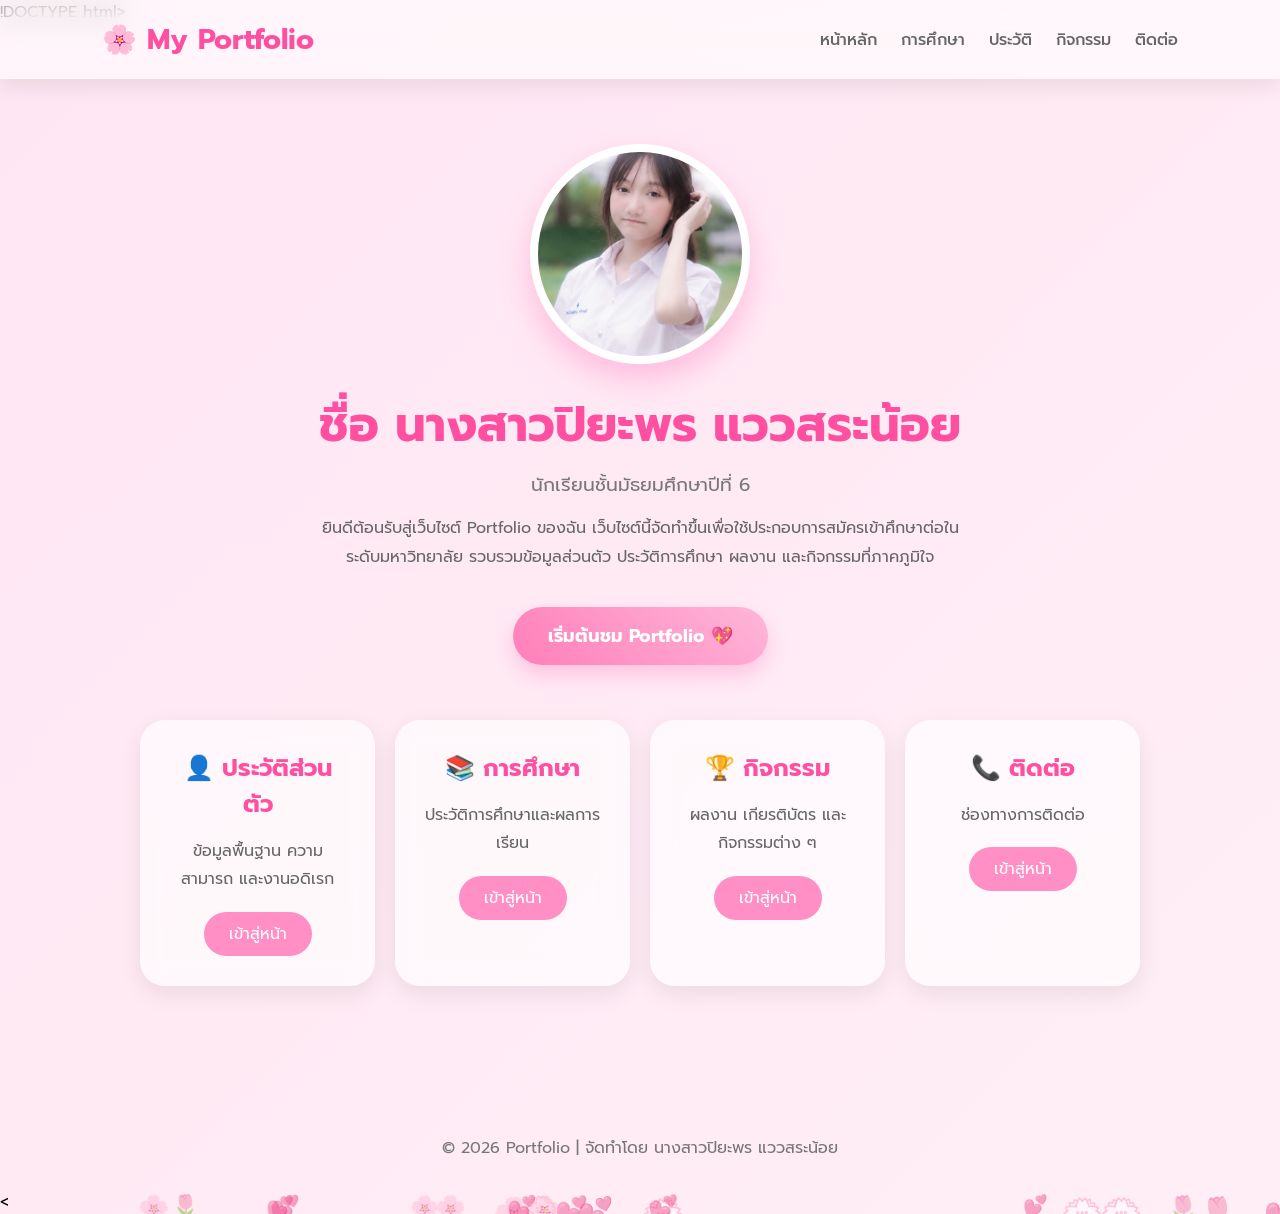
<file: index.html>
!DOCTYPE html>
<html lang="th">
<head>
<meta charset="UTF-8">
<meta name="viewport" content="width=device-width, initial-scale=1.0">
<title>Portfolio | หน้าแรก</title>

<link href="https://fonts.googleapis.com/css2?family=Prompt:wght@300;400;500;700&display=swap" rel="stylesheet">

<style>

*{
margin:0;
padding:0;
box-sizing:border-box;
font-family:'Prompt',sans-serif;
scroll-behavior:smooth;
}

body{
background:linear-gradient(135deg,#ffe6f2,#fff7fb,#ffeef8);
background-size:400% 400%;
animation:bg 12s infinite;
overflow-x:hidden;
}

@keyframes bg{
0%{background-position:0% 50%;}
50%{background-position:100% 50%;}
100%{background-position:0% 50%;}
}

header{
position:fixed;
top:0;
width:100%;
padding:18px 8%;
display:flex;
justify-content:space-between;
align-items:center;
background:rgba(255,255,255,.6);
backdrop-filter:blur(15px);
box-shadow:0 8px 20px rgba(0,0,0,.08);
z-index:1000;
}

.logo{
font-size:28px;
font-weight:bold;
color:#ff4fa0;
}

nav a{
text-decoration:none;
margin-left:18px;
color:#666;
font-weight:500;
transition:.3s;
}

nav a:hover{
color:#ff4fa0;
}

.hero{
min-height:100vh;
display:flex;
align-items:center;
justify-content:center;
flex-direction:column;
text-align:center;
padding:120px 20px;
}

.hero img{
width:220px;
height:220px;
border-radius:50%;
object-fit:cover;
border:8px solid white;
box-shadow:0 15px 30px rgba(255,105,180,.35);
transition:.4s;
}

.hero img:hover{
transform:scale(1.05) rotate(3deg);
}

.hero h1{
margin-top:25px;
font-size:48px;
color:#ff4fa0;
}

.hero h3{
margin-top:10px;
font-weight:400;
color:#777;
}

.hero p{
margin-top:15px;
max-width:650px;
line-height:1.8;
color:#666;
}

.button{
display:inline-block;
margin-top:35px;
padding:15px 35px;
background:linear-gradient(45deg,#ff7eb9,#ffb6d9);
border-radius:50px;
text-decoration:none;
color:white;
font-size:18px;
font-weight:bold;
transition:.3s;
box-shadow:0 10px 20px rgba(255,105,180,.3);
}

.button:hover{
transform:translateY(-5px);
}

.menu{
margin-top:55px;
display:grid;
grid-template-columns:repeat(auto-fit,minmax(220px,1fr));
gap:20px;
width:100%;
max-width:1000px;
}

.card{
background:rgba(255,255,255,.65);
backdrop-filter:blur(12px);
padding:30px;
border-radius:25px;
transition:.35s;
box-shadow:0 8px 25px rgba(0,0,0,.08);
}

.card:hover{
transform:translateY(-8px);
}

.card h2{
color:#ff4fa0;
margin-bottom:10px;
}

.card a{
display:inline-block;
margin-top:18px;
padding:10px 25px;
border-radius:30px;
background:#ff8fc5;
color:white;
text-decoration:none;
}

footer{
padding:30px;
text-align:center;
color:#777;
}

.flower{
position:fixed;
font-size:25px;
animation:fall linear infinite;
opacity:.5;
}

@keyframes fall{
0%{
transform:translateY(-100px);
}
100%{
transform:translateY(110vh);
}
}

@media(max-width:768px){

header{
flex-direction:column;
}

nav{
margin-top:10px;
}

nav a{
display:inline-block;
margin:8px;
}

.hero h1{
font-size:34px;
}

}

</style>

</head>

<body>

<header>

<div class="logo">🌸 My Portfolio</div>

<nav>

<a href="index.html">หน้าหลัก</a>
<a href="education.html">การศึกษา</a>
<a href="personal.html">ประวัติ</a>
<a href="activities.html">กิจกรรม</a>
<a href="contact.html">ติดต่อ</a>

</nav>

</header>

<section class="hero">
<img src="images/3.jpg">

<h1>ชื่อ นางสาวปิยะพร แววสระน้อย</h1>

<h3>นักเรียนชั้นมัธยมศึกษาปีที่ 6</h3>

<p>

ยินดีต้อนรับสู่เว็บไซต์ Portfolio ของฉัน
เว็บไซต์นี้จัดทำขึ้นเพื่อใช้ประกอบการสมัครเข้าศึกษาต่อในระดับมหาวิทยาลัย
รวบรวมข้อมูลส่วนตัว ประวัติการศึกษา ผลงาน และกิจกรรมที่ภาคภูมิใจ

</p>

<a href="personal.html" class="button">เริ่มต้นชม Portfolio 💖</a>

<div class="menu">

<div class="card">

<h2>👤 ประวัติส่วนตัว</h2>

<p>ข้อมูลพื้นฐาน ความสามารถ และงานอดิเรก</p>

<a href="personal.html">เข้าสู่หน้า</a>

</div>

<div class="card">

<h2>📚 การศึกษา</h2>

<p>ประวัติการศึกษาและผลการเรียน</p>

<a href="education.html">เข้าสู่หน้า</a>

</div>

<div class="card">

<h2>🏆 กิจกรรม</h2>

<p>ผลงาน เกียรติบัตร และกิจกรรมต่าง ๆ</p>

<a href="activities.html">เข้าสู่หน้า</a>

</div>

<div class="card">

<h2>📞 ติดต่อ</h2>

<p>ช่องทางการติดต่อ</p>

<a href="contact.html">เข้าสู่หน้า</a>

</div>

</div>

</section>

<footer>

© 2026 Portfolio | จัดทำโดย นางสาวปิยะพร แววสระน้อย

</footer>

<script>

for(let i=0;i<20;i++){

let flower=document.createElement("div");

flower.className="flower";

flower.innerHTML=["🌸","💮","🌷","💕"][Math.floor(Math.random()*4)];

flower.style.left=Math.random()*100+"vw";

flower.style.animationDuration=(6+Math.random()*8)+"s";

flower.style.fontSize=(18+Math.random()*20)+"px";

flower.style.animationDelay=Math.random()*5+"s";

document.body.appendChild(flower);

}

</script>

</body>
</html><
</file>
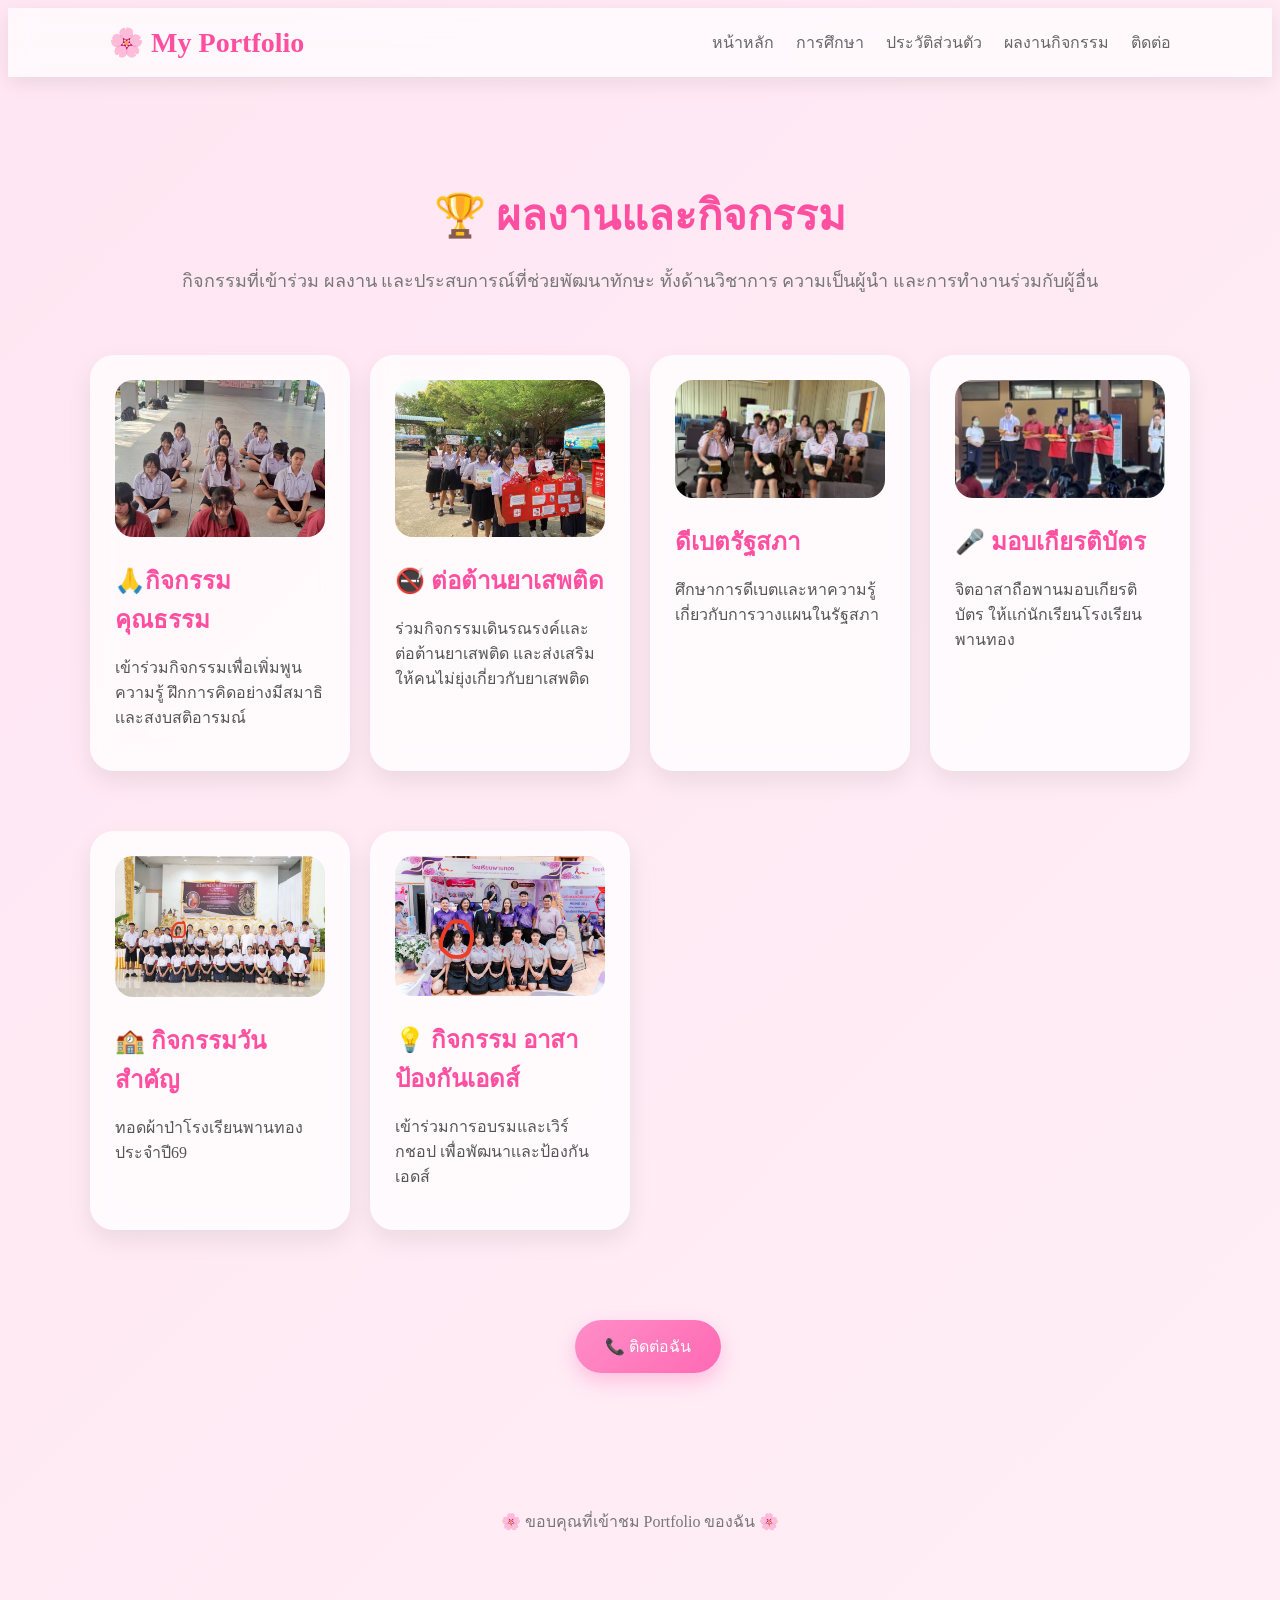
<file: activities.html>
<!DOCTYPE html>
<html lang="th">
<head>

<meta charset="UTF-8">
<meta name="viewport" content="width=device-width, initial-scale=1.0">

<title>Portfolio | ผลงานและกิจกรรม</title>

<link rel="stylesheet" href="css/style.css">

</head>

<body>

<header>

<div class="logo">🌸 My Portfolio</div>

<nav>

<a href="index.html">หน้าหลัก</a>
<a href="education.html">การศึกษา</a>
<a href="personal.html">ประวัติส่วนตัว</a>
<a href="activities.html">ผลงานกิจกรรม</a>
<a href="contact.html">ติดต่อ</a>

</nav>

</header>

<section class="container">

<h1 style="text-align:center;color:#ff4fa0;font-size:42px;margin-bottom:15px;">
🏆 ผลงานและกิจกรรม
</h1>

<p style="text-align:center;color:#777;font-size:18px;margin-bottom:40px;">
กิจกรรมที่เข้าร่วม ผลงาน และประสบการณ์ที่ช่วยพัฒนาทักษะ
ทั้งด้านวิชาการ ความเป็นผู้นำ และการทำงานร่วมกับผู้อื่น
</p>

<div class="gallery">

<!-- กิจกรรมที่ 1 -->

<div class="card">

<img src="images/5.jpg" alt="กิจกรรมที่ 1">

<h2>🙏กิจกรรมคุณธรรม</h2>

<p>

เข้าร่วมกิจกรรมเพื่อเพิ่มพูนความรู้
ฝึกการคิดอย่างมีสมาธิ เเละสงบสติอารมณ์

</p>

</div>

<!-- กิจกรรมที่ 2 -->

<div class="card">

<img src="images/6.jpg" alt="กิจกรรมที่ 2">

<h2>🚭 ต่อต้านยาเสพติด</h2>

<p>

ร่วมกิจกรรมเดินรณรงค์เเละต่อต้านยาเสพติด
และส่งเสริมให้คนไม่ยุ่งเกี่ยวกับยาเสพติด

</p>

</div>

<!-- กิจกรรมที่ 3 -->

<div class="card">

<img src="images/7.jpg" alt="กิจกรรมที่ 3">

<h2>ดีเบตรัฐสภา</h2>

<p>

ศึกษาการดีเบตเเละหาความรู้
เกี่ยวกับการวางเเผนในรัฐสภา
</p>

</div>

<!-- กิจกรรมที่ 4 -->

<div class="card">

<img src="images/8.jpg" alt="กิจกรรมที่ 4">

<h2>🎤 มอบเกียรติบัตร</h2>

<p>

จิตอาสาถือพานมอบเกียรติบัตร
ให้เเก่นักเรียนโรงเรียนพานทอง
</p>

</div>
<!-- กิจกรรมที่ 5 -->

<div class="card">

<img src="images/9.jfif" alt="กิจกรรมที่ 5">

<h2>🏫 กิจกรรมวันสำคัญ</h2>

<p>

ทอดผ้าป่าโรงเรียนพานทอง 
ประจำปี69 

</p>

</div>

<!-- กิจกรรมที่ 6 -->

<div class="card">

<img src="images/10.jfif" alt="กิจกรรมที่ 6">

<h2>💡 กิจกรรม อาสาป้องกันเอดส์</h2>

<p>

เข้าร่วมการอบรมและเวิร์กชอป
เพื่อพัฒนาเเละป้องกันเอดส์

</p>

</div>

</div>

<!-- ปุ่ม -->

<div style="text-align:center;margin-top:50px;">


<a href="contact.html" class="button" style="margin-left:15px;">
📞 ติดต่อฉัน
</a>

</div>

</section>

<footer>

<p style="padding:25px;text-align:center;color:#777;">

🌸 ขอบคุณที่เข้าชม Portfolio ของฉัน 🌸

</p>

</footer>

</body>
</html>
</file>
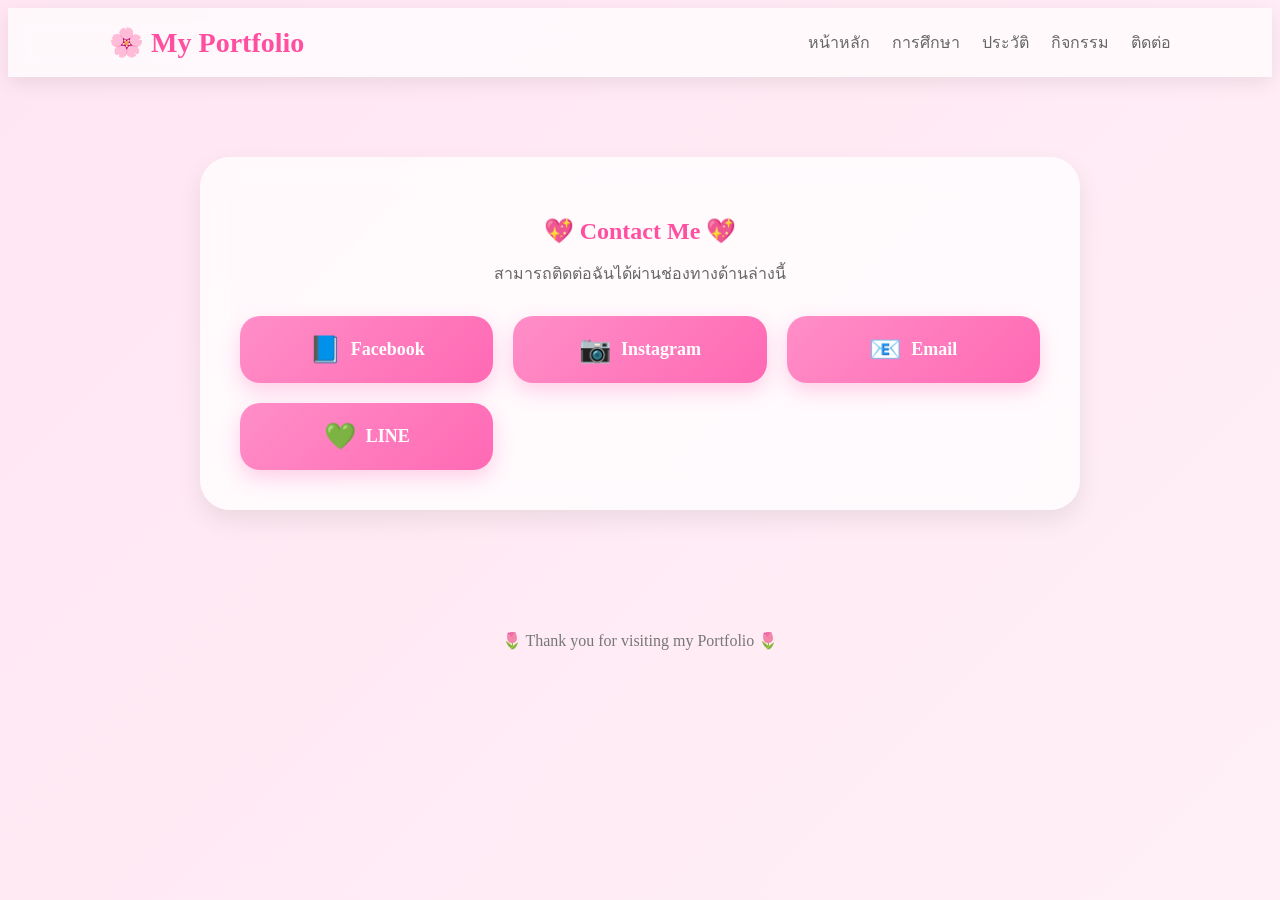
<file: contact.html>
<!DOCTYPE html>
<html lang="th">
<head>
<meta charset="UTF-8">
<meta name="viewport" content="width=device-width, initial-scale=1.0">
<title>Contact | Portfolio</title>

<link rel="stylesheet" href="css/style.css">

<style>

.contact-box{
max-width:800px;
margin:80px auto;
background:rgba(255,255,255,.75);
backdrop-filter:blur(15px);
padding:40px;
border-radius:30px;
text-align:center;
box-shadow:0 10px 25px rgba(0,0,0,.08);
}

.contact-box h1{
color:#ff4fa0;
margin-bottom:15px;
}

.contact-box p{
color:#666;
margin-bottom:30px;
}

.contact-grid{
display:grid;
grid-template-columns:repeat(auto-fit,minmax(220px,1fr));
gap:20px;
}

.contact-btn{
display:flex;
align-items:center;
justify-content:center;
gap:10px;
padding:18px;
border-radius:20px;
text-decoration:none;
font-size:18px;
font-weight:bold;
color:white;
background:linear-gradient(135deg,#ff8ec7,#ff69b4);
transition:.35s;
box-shadow:0 8px 20px rgba(255,105,180,.3);
}

.contact-btn:hover{
transform:translateY(-6px) scale(1.05);
box-shadow:0 15px 30px rgba(255,105,180,.45);
}

.contact-btn span{
font-size:26px;
}

</style>

</head>

<body>

<header>

<div class="logo">🌸 My Portfolio</div>

<nav>

<a href="index.html">หน้าหลัก</a>
<a href="education.html">การศึกษา</a>
<a href="personal.html">ประวัติ</a>
<a href="activities.html">กิจกรรม</a>
<a href="contact.html">ติดต่อ</a>

</nav>

</header>

<section class="contact-box">

<h1>💖 Contact Me 💖</h1>

<p>
สามารถติดต่อฉันได้ผ่านช่องทางด้านล่างนี้
</p>

<div class="contact-grid">

<a href="https://www.facebook.com/yumiko.103794" class="contact-btn" target="_blank">

<span>📘</span>

Facebook

</a>

<a href="ttps://www.instagrahm.com/yuuu_.uz" class="contact-btn" target="_blank">

<span>📷</span>

Instagram

</a>

<a href="piyaporn48148200@gmail.com" class="contact-btn">

<span>📧</span>

Email

</a>

<a href="https://line.me/ti/p/piyaporn._yumiko51" class="contact-btn" target="_blank">

<span>💚</span>

LINE

</a>

</div>

</section>

<footer>

<p>🌷 Thank you for visiting my Portfolio 🌷</p>

</footer>

</body>
</html>
</file>
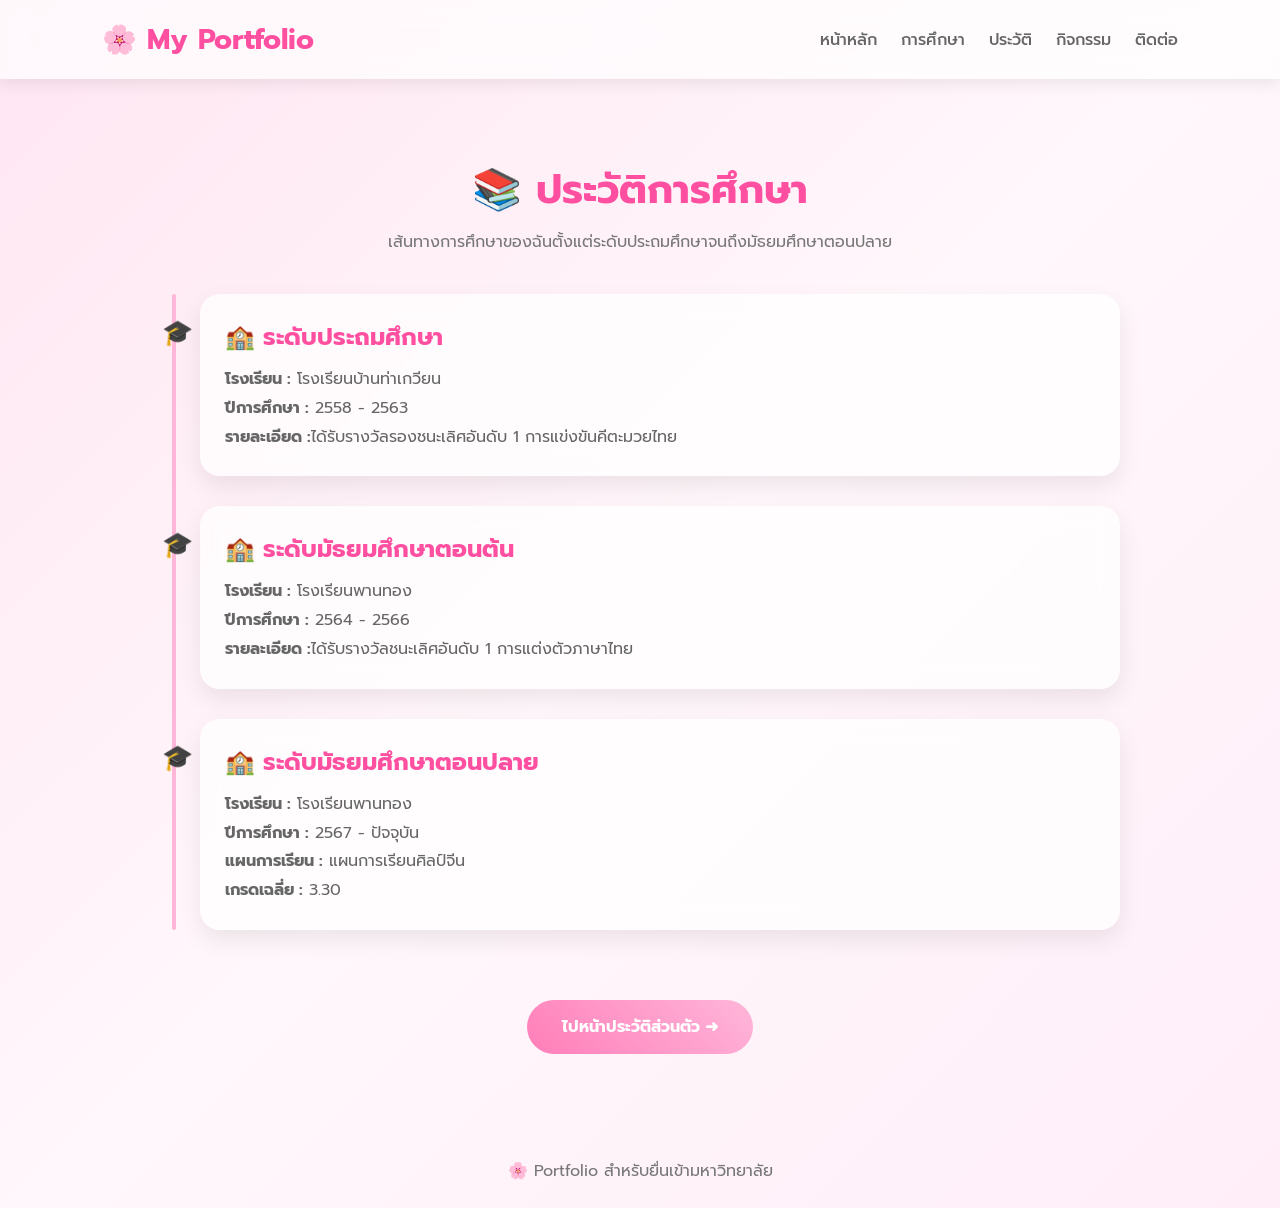
<file: education.html>
<!DOCTYPE html>
<html lang="th">
<head>
<meta charset="UTF-8">
<meta name="viewport" content="width=device-width, initial-scale=1.0">
<title>Portfolio | ประวัติการศึกษา</title>

<link href="https://fonts.googleapis.com/css2?family=Prompt:wght@300;400;500;700&display=swap" rel="stylesheet">

<style>

*{
margin:0;
padding:0;
box-sizing:border-box;
font-family:'Prompt',sans-serif;
}

body{
background:linear-gradient(135deg,#ffe6f2,#fff7fb,#ffeef8);
}

header{
position:sticky;
top:0;
padding:18px 8%;
display:flex;
justify-content:space-between;
align-items:center;
background:rgba(255,255,255,.7);
backdrop-filter:blur(15px);
box-shadow:0 5px 15px rgba(0,0,0,.08);
}

.logo{
font-size:28px;
font-weight:bold;
color:#ff4fa0;
}

nav a{
text-decoration:none;
margin-left:18px;
color:#666;
font-weight:500;
transition:.3s;
}

nav a:hover{
color:#ff4fa0;
}

.container{
max-width:1000px;
margin:60px auto;
padding:20px;
}

.title{
text-align:center;
color:#ff4fa0;
font-size:40px;
margin-bottom:10px;
}

.subtitle{
text-align:center;
color:#777;
margin-bottom:40px;
}

.timeline{
position:relative;
padding-left:40px;
}

.timeline::before{
content:"";
position:absolute;
left:12px;
top:0;
width:4px;
height:100%;
background:#ffb6d9;
border-radius:20px;
}

.card{
position:relative;
background:rgba(255,255,255,.75);
backdrop-filter:blur(12px);
padding:25px;
margin-bottom:30px;
border-radius:20px;
box-shadow:0 10px 25px rgba(0,0,0,.08);
transition:.3s;
}

.card:hover{
transform:translateY(-5px);
}

.card::before{
content:"🎓";
position:absolute;
left:-38px;
top:20px;
font-size:25px;
}

.card h2{
color:#ff4fa0;
margin-bottom:10px;
}

.card p{
line-height:1.8;
color:#666;
}

.btn{
display:inline-block;
margin-top:40px;
padding:15px 35px;
background:linear-gradient(45deg,#ff7eb9,#ffb6d9);
color:white;
text-decoration:none;
border-radius:40px;
font-weight:bold;
}

.btn:hover{
opacity:.9;
}

.center{
text-align:center;
}

footer{
margin-top:50px;
padding:25px;
text-align:center;
color:#777;
}

@media(max-width:768px){

header{
flex-direction:column;
}

nav{
margin-top:10px;
}

nav a{
display:inline-block;
margin:8px;
}

.title{
font-size:30px;
}

}

</style>

</head>

<body>

<header>

<div class="logo">🌸 My Portfolio</div>

<nav>

<a href="index.html">หน้าหลัก</a>
<a href="education.html">การศึกษา</a>
<a href="personal.html">ประวัติ</a>
<a href="activities.html">กิจกรรม</a>
<a href="contact.html">ติดต่อ</a>

</nav>

</header>

<div class="container">

<h1 class="title">📚 ประวัติการศึกษา</h1>

<p class="subtitle">
เส้นทางการศึกษาของฉันตั้งแต่ระดับประถมศึกษาจนถึงมัธยมศึกษาตอนปลาย
</p>

<div class="timeline">

<div class="card">

<h2>🏫 ระดับประถมศึกษา</h2>

<p><b>โรงเรียน :</b> โรงเรียนบ้านท่าเกวียน</p>

<p><b>ปีการศึกษา :</b> 2558 - 2563</p>

<p><b>รายละเอียด :</b>ได้รับรางวัลรองชนะเลิศอันดับ 1 การแข่งขันคีตะมวยไทย </p>

</div>

<div class="card">

<h2>🏫 ระดับมัธยมศึกษาตอนต้น</h2>

<p><b>โรงเรียน :</b> โรงเรียนพานทอง</p>

<p><b>ปีการศึกษา :</b> 2564 - 2566</p>

<p><b>รายละเอียด :</b>ได้รับรางวัลชนะเลิศอันดับ 1 การแต่งตัวภาษาไทย</p>

</div>

<div class="card">

<h2>🏫 ระดับมัธยมศึกษาตอนปลาย</h2>

<p><b>โรงเรียน :</b> โรงเรียนพานทอง</p>

<p><b>ปีการศึกษา :</b> 2567 - ปัจจุบัน</p>

<p><b>แผนการเรียน :</b> แผนการเรียนศิลป์จีน</p>

<p><b>เกรดเฉลี่ย :</b> 3.30</p>

</div>

</div>

<div class="center">

<a href="personal.html" class="btn">ไปหน้าประวัติส่วนตัว ➜</a>

</div>

</div>

<footer>

🌸 Portfolio สำหรับยื่นเข้ามหาวิทยาลัย

</footer>

</body>
</html>
</file>
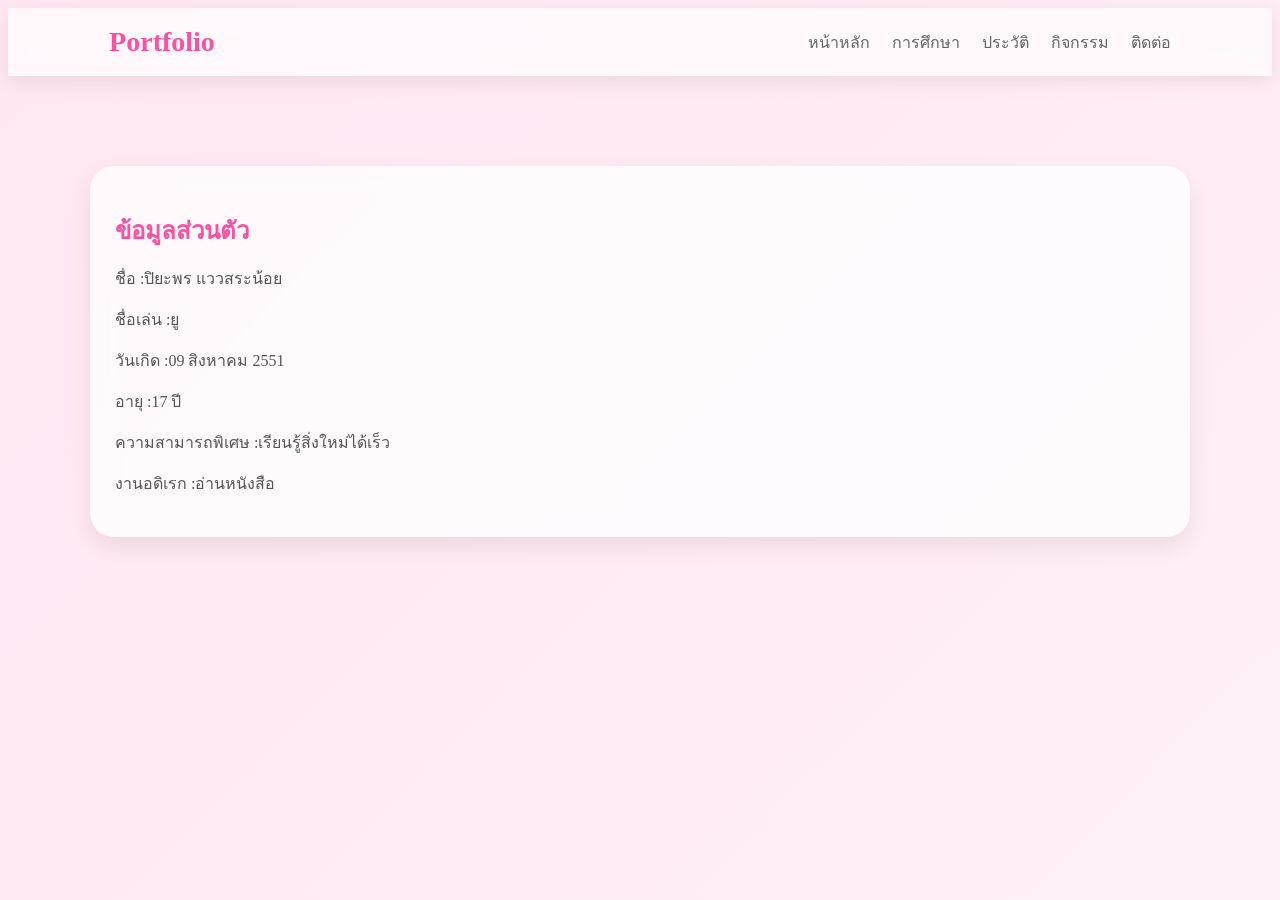
<file: personal.html>
<!DOCTYPE html>
<html lang="th">
<head>

<meta charset="UTF-8">

<title>Personal</title>

<link rel="stylesheet" href="css/style.css">

</head>

<body>

<header>

<div class="logo">Portfolio</div>

<nav>

<a href="index.html">หน้าหลัก</a>

<a href="education.html">การศึกษา</a>

<a href="personal.html">ประวัติ</a>

<a href="activities.html">กิจกรรม</a>

<a href="contact.html">ติดต่อ</a>

</nav>

</header>

<div class="container">

<div class="card">

<h2>ข้อมูลส่วนตัว</h2>

<p>ชื่อ :ปิยะพร แววสระน้อย</p>

<p>ชื่อเล่น :ยู</p>

<p>วันเกิด :09 สิงหาคม 2551</p>

<p>อายุ :17 ปี</p>

<p>ความสามารถพิเศษ :เรียนรู้สิ่งใหม่ได้เร็ว</p>

<p>งานอดิเรก :อ่านหนังสือ</p>

</div>

</div>

<script src="js/script.js"></script>

</body>

</html>
</file>
<file: css/style.css>
from pathlib import Path
css = """@import url('https://fonts.googleapis.com/css2?family=Prompt:wght@300;400;500;700&display=swap');

*{margin:0;padding:0;box-sizing:border-box;font-family:'Prompt',sans-serif}
html{scroll-behavior:smooth}
body{
background:linear-gradient(135deg,#ffe6f2,#fff7fb,#ffeef8);
background-size:400% 400%;
animation:bgmove 12s ease infinite;
color:#555;
}
@keyframes bgmove{0%{background-position:0% 50%}50%{background-position:100% 50%}100%{background-position:0% 50%}}

header{
position:sticky;top:0;z-index:1000;
display:flex;justify-content:space-between;align-items:center;
padding:18px 8%;
background:rgba(255,255,255,.7);
backdrop-filter:blur(12px);
box-shadow:0 6px 18px rgba(0,0,0,.08);
}
.logo{font-size:28px;font-weight:700;color:#ff4fa0}
nav a{text-decoration:none;color:#666;margin-left:18px;font-weight:500;transition:.3s}
nav a:hover{color:#ff4fa0}
.hero{min-height:100vh;display:flex;flex-direction:column;justify-content:center;align-items:center;text-align:center;padding:120px 20px}
.hero img{width:220px;height:220px;border-radius:50%;object-fit:cover;border:8px solid #fff;box-shadow:0 15px 30px rgba(255,105,180,.3);transition:.3s}
.hero img:hover{transform:scale(1.05) rotate(3deg)}
.hero h1{font-size:46px;color:#ff4fa0;margin:20px 0 10px}
.hero p{max-width:700px;line-height:1.8}
.button,.btn,.card a{
display:inline-block;padding:14px 30px;margin-top:20px;
border-radius:50px;text-decoration:none;color:#fff;
background:linear-gradient(135deg,#ff8ec7,#ff69b4);
box-shadow:0 8px 20px rgba(255,105,180,.35);
transition:.35s;
}
.button:hover,.btn:hover,.card a:hover{transform:translateY(-5px);box-shadow:0 15px 30px rgba(255,105,180,.45)}
.container{max-width:1100px;margin:50px auto;padding:20px}
.card{
background:rgba(255,255,255,.75);
backdrop-filter:blur(12px);
border-radius:24px;
padding:25px;
margin:20px 0;
box-shadow:0 10px 25px rgba(0,0,0,.08);
transition:.3s;
}
.card:hover{transform:translateY(-6px)}
.card h2{color:#ff4fa0;margin-bottom:10px}
.gallery{display:grid;grid-template-columns:repeat(auto-fit,minmax(220px,1fr));gap:20px}
.gallery img{width:100%;border-radius:18px;transition:.3s}
.gallery img:hover{transform:scale(1.04)}
table{width:100%;border-collapse:collapse;background:#fff;border-radius:16px;overflow:hidden}
th,td{padding:14px;border-bottom:1px solid #eee}
th{background:#ffd8ea}
footer{text-align:center;padding:25px;color:#777}
@media(max-width:768px){
header{flex-direction:column}
nav{margin-top:10px}
nav a{display:inline-block;margin:6px}
.hero h1{font-size:34px}
}
"""
out=Path("/mnt/data/style.css")
out.write_text(css,encoding="utf-8")
print(out)
</file>
